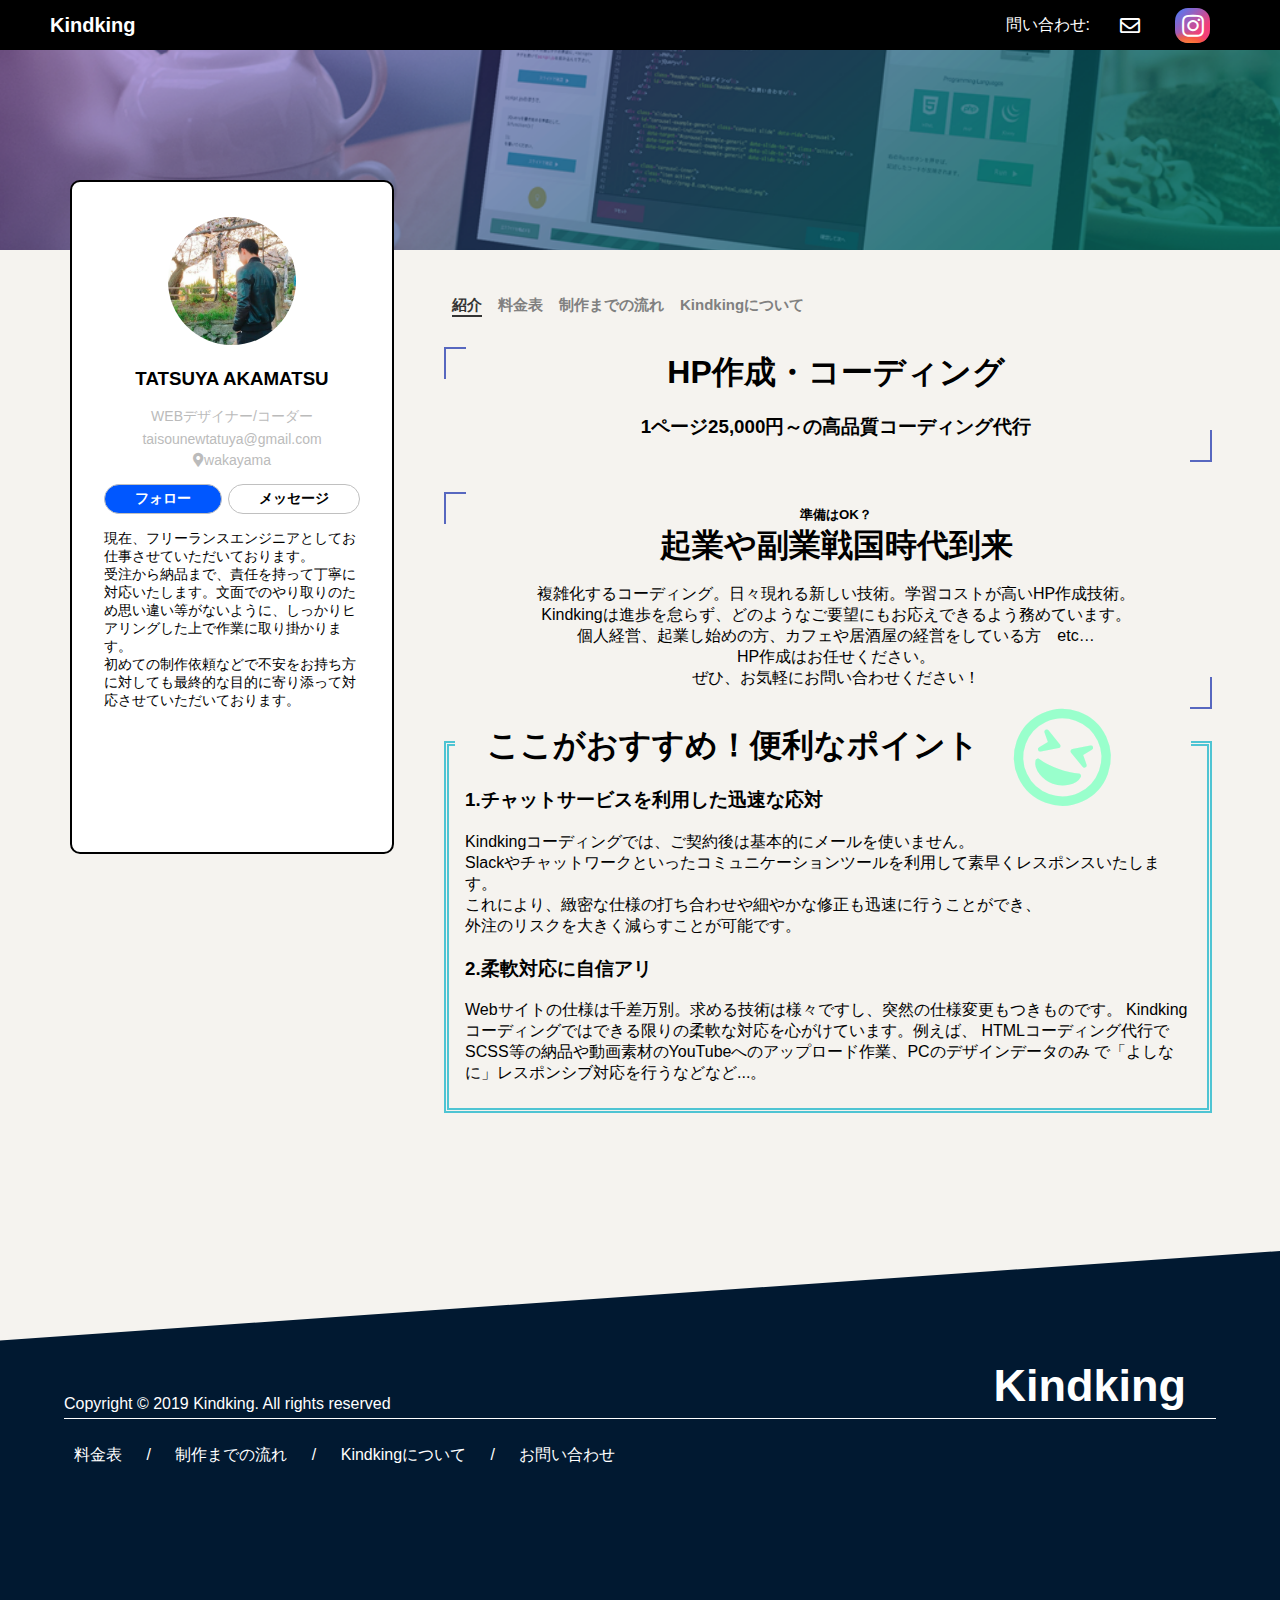
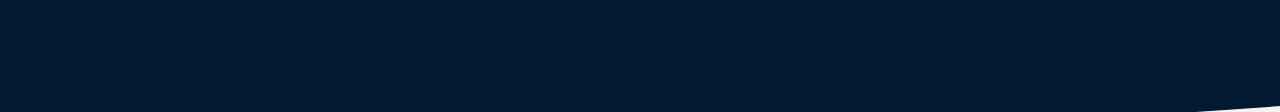
<file: index.html>
<!DOCTYPE html>
<html lang="jp" dir="ltr">
  <head>
    <meta charset="utf-8">
    <title>HP作成屋（関西）</title>
    <meta name="viewport" content="width=device-width,initial-scale=1.0,minimum-scale=1.0">
    <link rel="stylesheet" href="styles.css">
    <link href="https://use.fontawesome.com/releases/v5.6.1/css/all.css" rel="stylesheet">

  </head>
  <body>
    <header>
      <a href="https://www.instagram.com/tttttttadgjm/?hl=ja" class="insta_btn" target=”_blank>
        <span class="insta">
          <i class="fab fa-instagram"></i>
        </span>
     </a>
      <a href="mailto:taisounewtatuya@gmail.com" class="mail-btn">
      <span class="mail"><i class="far fa-envelope"></i></span>
      </a>
      <span class="apo">問い合わせ:</span>
      <h4>Kindking</h4>
    </header>
    <section class="top">
    </section>
    <div class="display">

    <section class="profile">
      <img src="casatle.jpg" alt="自分の写真">
      <h3>TATSUYA AKAMATSU</h3>
      <p>WEBデザイナー/コーダー</p>
      <a href="mailto:taisounewtatuya@gmail.com">
      <p>taisounewtatuya@gmail.com</p>
      </a>
      <p></p>
      <p><i class="fas fa-map-marker-alt"></i>wakayama</p>
      <div class="pr-btn">
        <ul>
          <li class="blue"><a href="https://www.instagram.com/tttttttadgjm/?hl=ja" target=”_blank>フォロー</a></li>
          <li class="white"><a href="mailto:taisounewtatuya@gmail.com">メッセージ</a></li>
        </ul>
      </div>
      <div class="PR">
        <p>現在、フリーランスエンジニアとしてお仕事させていただいております。<br>受注から納品まで、責任を持って丁寧に対応いたします。文面でのやり取りのため思い違い等がないように、しっかりヒアリングした上で作業に取り掛かります。<br>初めての制作依頼などで不安をお持ち方に対しても最終的な目的に寄り添って対応させていただいております。</p>

      </div>
    </section>
    <section class="Contents">
      <div class="Contents-top">
        <ul>
          <a href="index.html">
          <li>紹介</li>
          </a>
          <a href="Fee.html">
          <li>料金表</li>
          </a>
          <a href="Production.html">
          <li>制作までの流れ</li>
          </a>
          <a href="Question.html">
          <li>Kindkingについて</li>
          </a>
        </ul>

      </div>
      <div class="top1">
        <h1>HP作成・コーディング</h1>
        <h3>1ページ25,000円～の高品質コーディング代行</h3>
      </div>
      <div class="top1">
        <h5>準備はOK？</h5>
        <h1>起業や副業戦国時代到来</h1>
        <p>複雑化するコーディング。日々現れる新しい技術。学習コストが高いHP作成技術。
<br>Kindkingは進歩を怠らず、どのようなご要望にもお応えできるよう務めています。
<br>個人経営、起業し始めの方、カフェや居酒屋の経営をしている方　etc…
<br>HP作成はお任せください。
<br>ぜひ、お気軽にお問い合わせください！</p>
      </div>
      <div class="top2">
        <h1>　ここがおすすめ！<span>便利なポイント</span></h1>
        <div class="smail">
          <i class="far fa-grin-squint"></i>

        </div>
        <h3>1.チャットサービスを利用した迅速な応対</h3>
        <p>Kindkingコーディングでは、ご契約後は基本的にメールを使いません。
<br>Slackやチャットワークといったコミュニケーションツールを利用して素早くレスポンスいたします。
<br>これにより、緻密な仕様の打ち合わせや細やかな修正も迅速に行うことができ、
<br>外注のリスクを大きく減らすことが可能です。</p>
       <h3>2.柔軟対応に自信アリ</h3>
       <p>Webサイトの仕様は千差万別。求める技術は様々ですし、突然の仕様変更もつきものです。
Kindkingコーディングではできる限りの柔軟な対応を心がけています。例えば、
HTMLコーディング代行でSCSS等の納品や動画素材のYouTubeへのアップロード作業、PCのデザインデータのみ
で「よしなに」レスポンシブ対応を行うなどなど...。</p>


      </div>

    <!-- レスポンシブルの時のみ表示 -->
    <section class="resuponsibu">
      <img src="casatle.jpg" alt="自分の写真">
      <h3>TATSUYA AKAMATSU</h3>
      <p>WEBデザイナー/コーダー</p>
      <a href="mailto:taisounewtatuya@gmail.com">
      <p>taisounewtatuya@gmail.com</p>
      </a>
      <p></p>
      <p><i class="fas fa-map-marker-alt"></i>wakayama</p>
      <div class="resuponsibu1">
        <ul>
          <li class="blue"><a href="https://www.instagram.com/tttttttadgjm/?hl=ja" target=”_blank>フォロー</a></li>
          <li class="white"><a href="mailto:taisounewtatuya@gmail.com">メッセージ</a></li>
        </ul>
      </div>
      <div class="PR">
        <p>現在、フリーランスエンジニアとしてお仕事させていただいております。<br>受注から納品まで、責任を持って丁寧に対応いたします。文面でのやり取りのため思い違い等がないように、しっかりヒアリングした上で作業に取り掛かります。<br>初めての制作依頼などで不安をお持ち方に対しても最終的な目的に寄り添って対応させていただいております。</p>

      </div>
    </section>
  </section>
      </div>
      <section class="footer">
        <div class="contents_inner">
          <h1>Kindking</h1>
          <p>Copyright © 2019 Kindking. All rights reserved</p>
          <ul>
            <a href="Fee.html">
            <li>料金表</li>
            </a>
            <li>/</li>
            <a href="Production.html">
            <li>制作までの流れ</li>
            </a>
            <li>/</li>
            <a href="Question.html">
            <li>Kindkingについて</li>
            </a>
            <li>/</li>
            <a href="mailto:taisounewtatuya@gmail.com">
            <li>お問い合わせ</li>
            </a>
          </ul>
        </div>
    </section>
  </body>
</html>
</file>
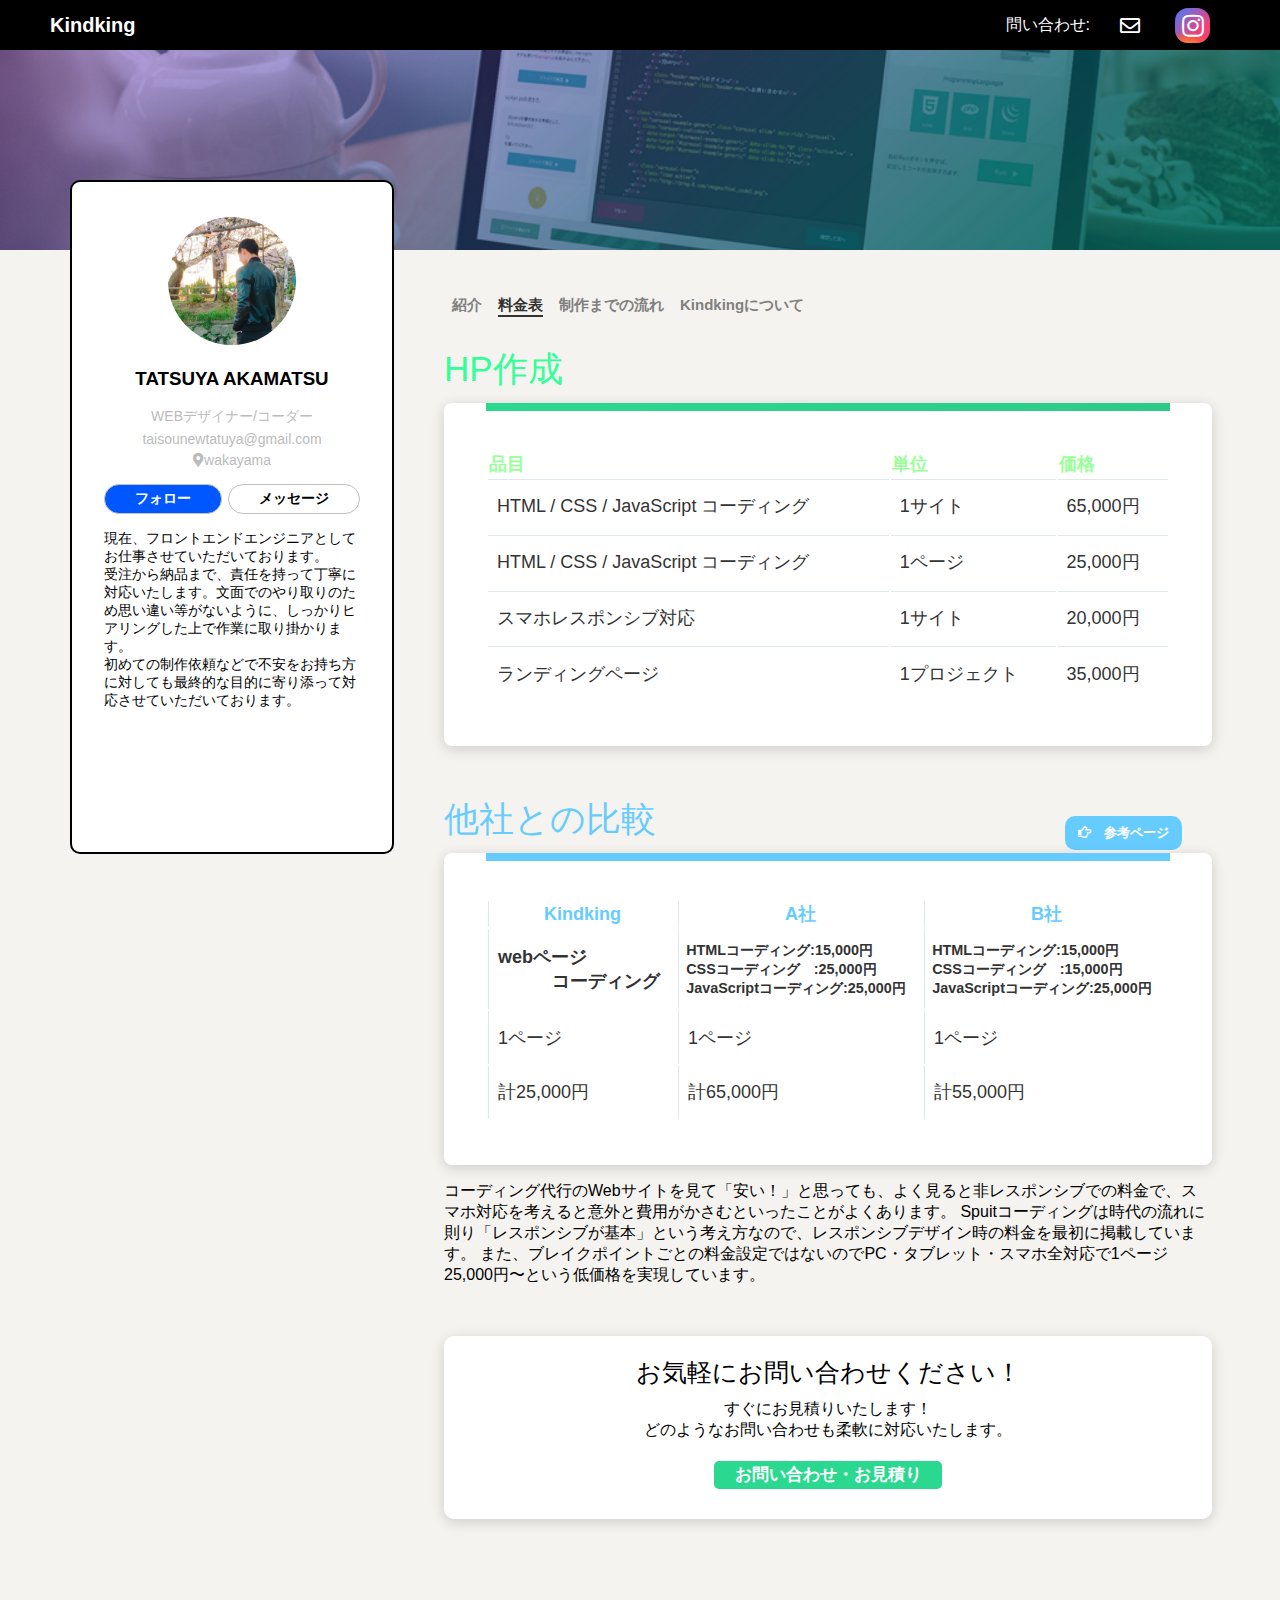
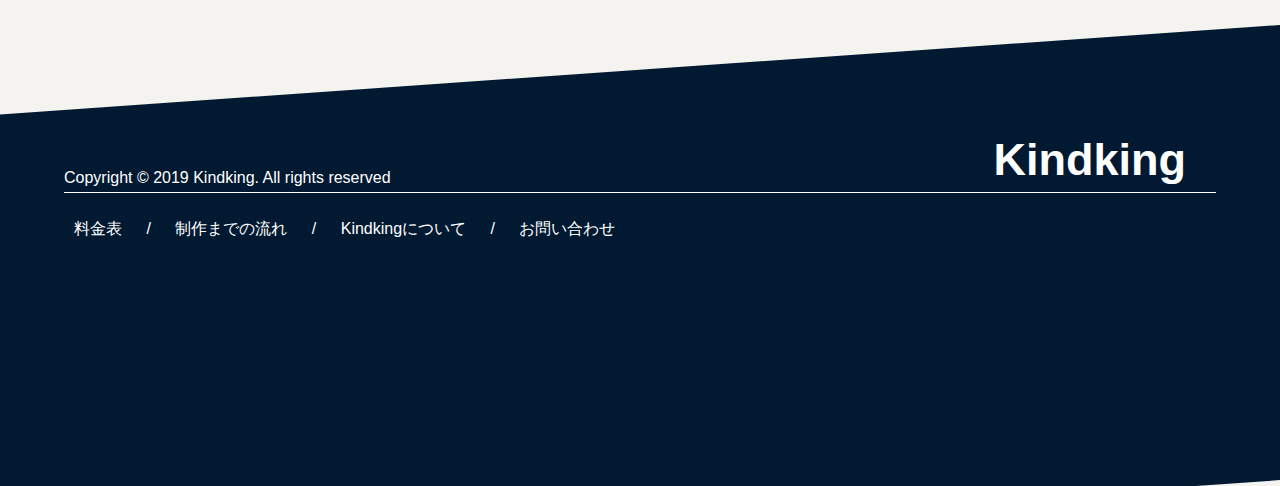
<file: Fee.html>
<!DOCTYPE html>
<html lang="jp" dir="ltr">
  <head>
    <meta charset="utf-8">
    <title>HP作成屋（関西）</title>
    <meta name="viewport" content="width=device-width,initial-scale=1.0,minimum-scale=1.0">
    <link rel="stylesheet" href="stylessheet.css">
    <link href="https://use.fontawesome.com/releases/v5.6.1/css/all.css" rel="stylesheet">

  </head>
  <body>
    <header>
      <a href="https://www.instagram.com/tttttttadgjm/?hl=ja" class="insta_btn" target=”_blank>
        <span class="insta">
          <i class="fab fa-instagram"></i>
        </span>
     </a>
      <a href="mailto:taisounewtatuya@gmail.com" class="mail-btn">
      <span class="mail"><i class="far fa-envelope"></i></span>
      </a>
      <span class="apo">問い合わせ:</span>
      <h4>Kindking</h4>
    </header>
    <section class="top">
    </section>
    <div class="display">

    <section class="profile">
      <img src="casatle.jpg" alt="自分の写真">
      <h3>TATSUYA AKAMATSU</h3>
      <p>WEBデザイナー/コーダー</p>
      <a href="mailto:taisounewtatuya@gmail.com">
      <p>taisounewtatuya@gmail.com</p>
      </a>
      <p></p>
      <p><i class="fas fa-map-marker-alt"></i>wakayama</p>
      <div class="pr-btn">
        <ul>
          <li class="blue"><a href="https://www.instagram.com/tttttttadgjm/?hl=ja" target=”_blank>フォロー</a></li>
          <li class="white"><a href="mailto:taisounewtatuya@gmail.com">メッセージ</a></li>
        </ul>
      </div>
      <div class="PR">
        <p>現在、フロントエンドエンジニアとしてお仕事させていただいております。<br>受注から納品まで、責任を持って丁寧に対応いたします。文面でのやり取りのため思い違い等がないように、しっかりヒアリングした上で作業に取り掛かります。<br>初めての制作依頼などで不安をお持ち方に対しても最終的な目的に寄り添って対応させていただいております。</p>

      </div>


    </section>
    <section class="Contents">
      <div class="Contents-top">
        <ul>
          <a href="index.html">
          <li>紹介</li>
          </a>
          <a href="Fee.html">
          <li>料金表</li>
          </a>
          <a href="Production.html">
          <li>制作までの流れ</li>
          </a>
          <a href="Question.html">
          <li>Kindkingについて</li>
          </a>
        </ul>

      </div>
  <!-- 料金表 -->
      <div class="monney">
        <h2>HP作成</h2>
          <table class="table">
              <tbody>
                <tr>
                  <th>品目</th>
                  <th>単位</th>
                  <th>価格</th>
                </tr>
                <tr>
                  <td>HTML / CSS / JavaScript コーディング</td>
                  <td>1サイト</td>
                  <td>65,000円</td>
                </tr>
                <tr>
                  <td>HTML / CSS / JavaScript コーディング</td>
                  <td>1ページ</td>
                  <td>25,000円</td>
                </tr>
                <tr>
                  <td>スマホレスポンシブ対応</td>
                  <td>1サイト</td>
                  <td>20,000円</td>
                </tr>
                <tr>
                  <td>ランディングページ</td>
                  <td class="tate">1プロジェクト</td>
                  <td>35,000円</td>
                </tr>
              </tbody>
          </table>

      </div>
      <!-- 他社と比較 -->
      <div class="Comparison">
        <a href="https://www.lab-ry-works.com/blog/?p=243"  target="_blank">
        <h5><i class="far fa-hand-point-right"></i>　参考ページ</h5>
        </a>
        <h2>他社との比較</h2>
        <table class="table2">
            <tbody>
              <tr>
                <th>Kindking</th>
                <th>A社</th>
                <th>B社</th>
              </tr>
              <tr>
                <td class="big"> webページ<br>　　　コーディング</td>
                <td class="small">HTMLコーディング:15,000円<br>CSSコーディング　:25,000円<br>JavaScriptコーディング:25,000円</td>
                <td class="small">HTMLコーディング:15,000円<br>CSSコーディング　:15,000円<br>JavaScriptコーディング:25,000円</td>
              </tr>
              <tr>
                <td>1ページ</td>
                <td>1ページ</td>
                <td>1ページ</td>
              </tr>
              <tr>
                <td>計25,000円</td>
                <td>計65,000円</td>
                <td>計55,000円</td>
              </tr>
            </tbody>
        </table>
       <p>コーディング代行のWebサイトを見て「安い！」と思っても、よく見ると非レスポンシブでの料金で、スマホ対応を考えると意外と費用がかさむといったことがよくあります。
Spuitコーディングは時代の流れに則り「レスポンシブが基本」という考え方なので、レスポンシブデザイン時の料金を最初に掲載しています。
また、ブレイクポイントごとの料金設定ではないのでPC・タブレット・スマホ全対応で1ページ25,000円〜という低価格を実現しています。</p>
      </div>
      <!-- 問い合わせ -->
      <div class="Inquiry">
        <h2>お気軽にお問い合わせください！</h2>
        <p>すぐにお見積りいたします！</p>
        <p>どのようなお問い合わせも柔軟に対応いたします。</p>
        <a href="mailto:taisounewtatuya@gmail.com">
          <h5>お問い合わせ・お見積り</h5>
        </a>
      </div>
    </section>
      </div>
      <section class="footer">
        <div class="contents_inner">
          <h1>Kindking</h1>
          <p>Copyright © 2019 Kindking. All rights reserved</p>
          <ul>
            <a href="Fee.html">
            <li>料金表</li>
            </a>
            <li>/</li>
            <a href="Production.html">
            <li>制作までの流れ</li>
            </a>
            <li>/</li>
            <a href="Question.html">
            <li>Kindkingについて</li>
            </a>
            <li>/</li>
            <a href="mailto:taisounewtatuya@gmail.com">
            <li>お問い合わせ</li>
            </a>
          </ul>
        </div>
    </section>
  </body>
</html>
</file>
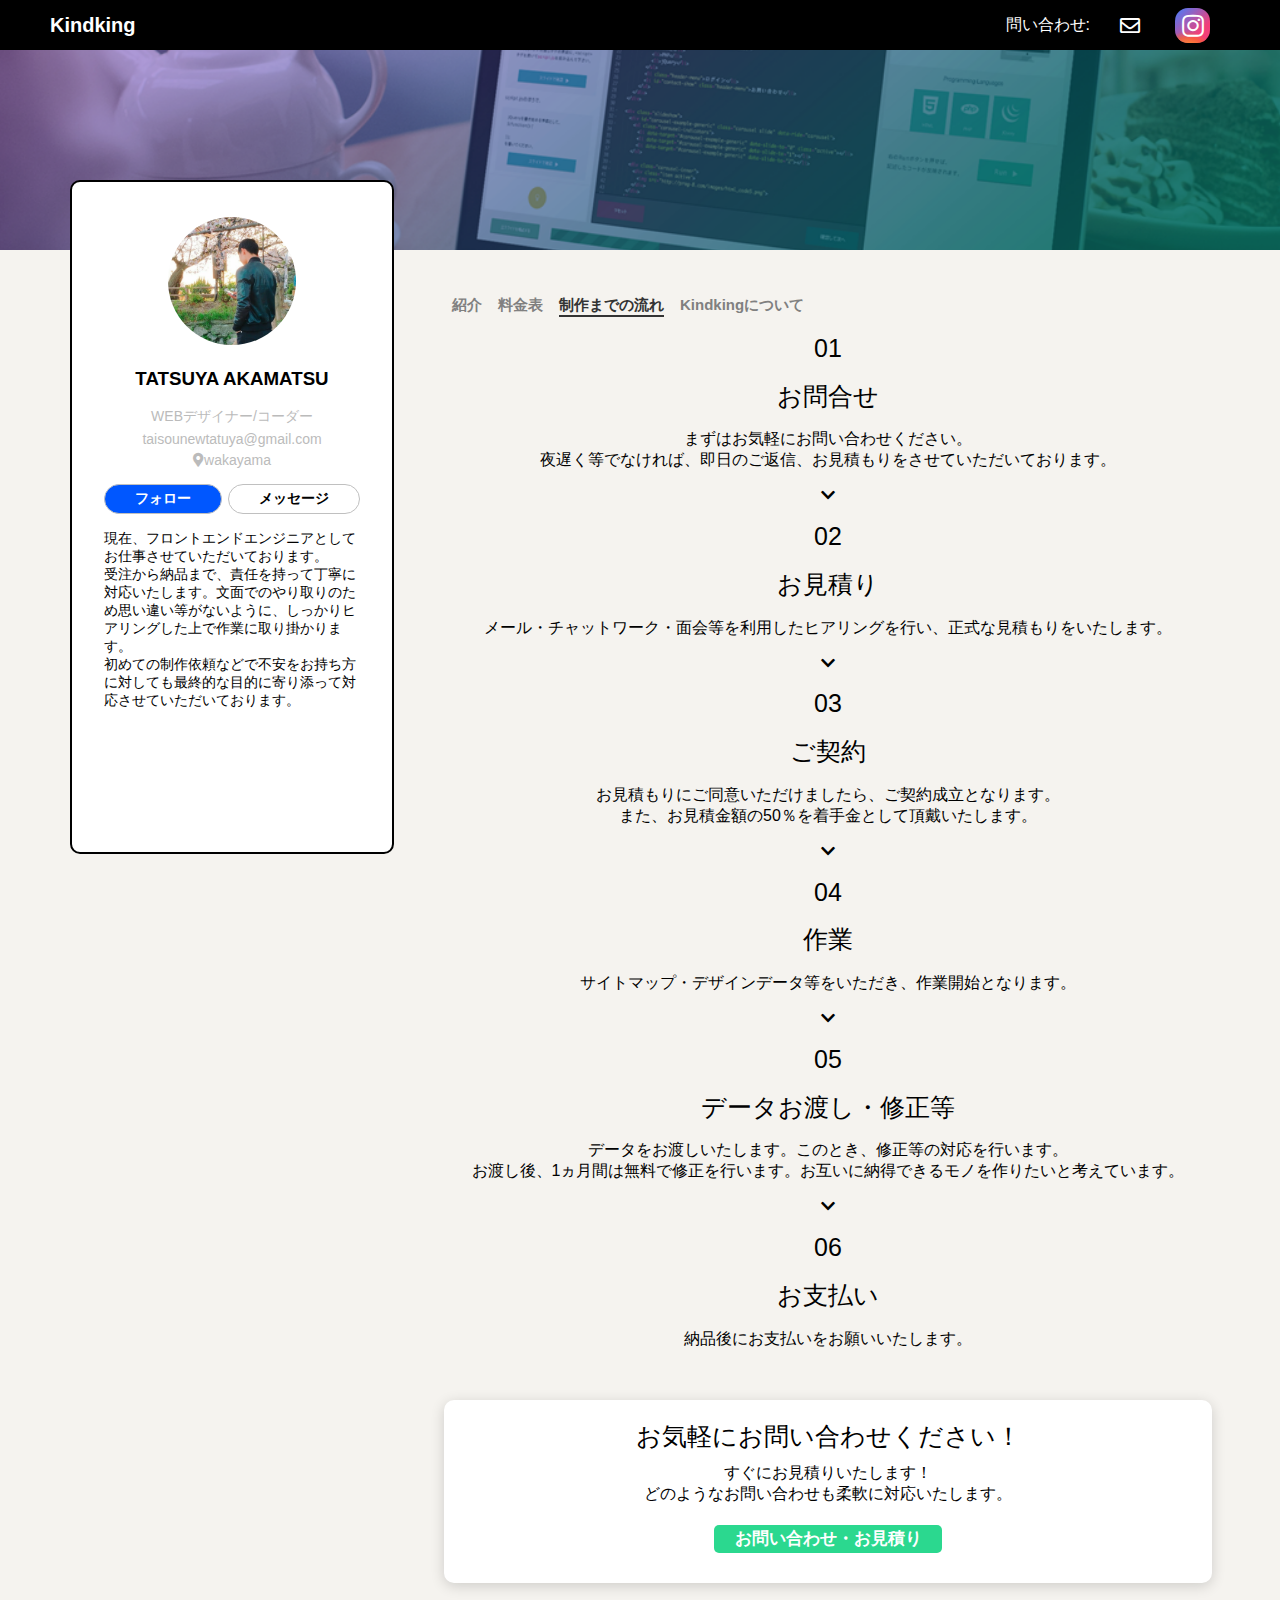
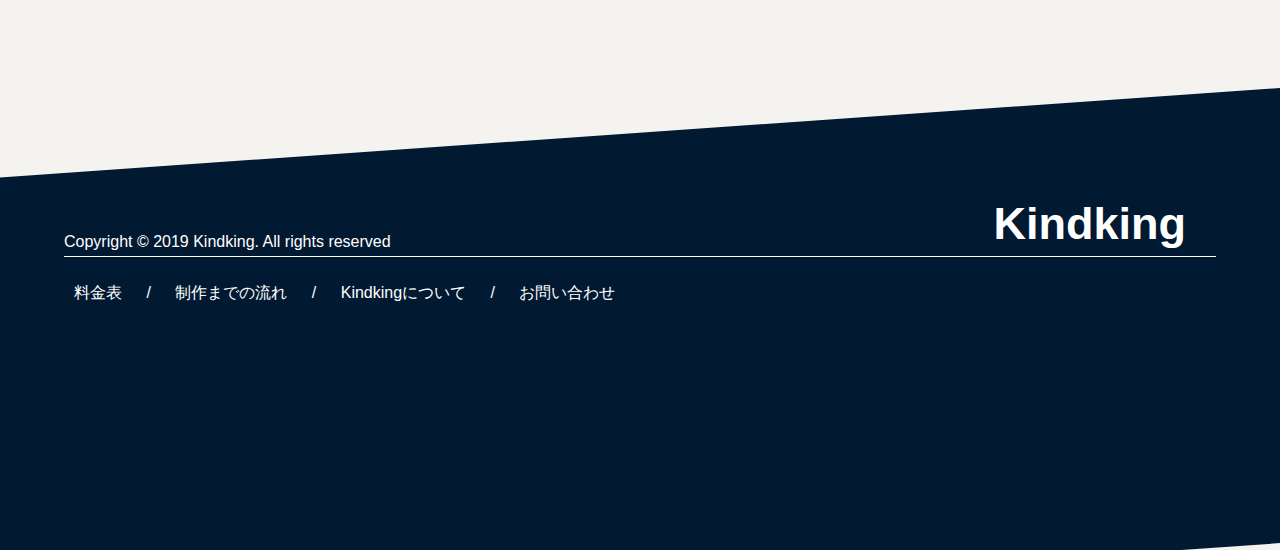
<file: Production.html>
<!DOCTYPE html>
<html lang="jp" dir="ltr">
  <head>
    <meta charset="utf-8">
    <title>HP作成屋（関西）</title>
    <meta name="viewport" content="width=device-width,initial-scale=1.0,minimum-scale=1.0">
    <link rel="stylesheet" href="stylessheets.css">
    <link href="https://use.fontawesome.com/releases/v5.6.1/css/all.css" rel="stylesheet">

  </head>
  <body>
    <header>
      <a href="https://www.instagram.com/tttttttadgjm/?hl=ja" class="insta_btn" target=”_blank>
        <span class="insta">
          <i class="fab fa-instagram"></i>
        </span>
     </a>
      <a href="mailto:taisounewtatuya@gmail.com" class="mail-btn">
      <span class="mail"><i class="far fa-envelope"></i></span>
      </a>
      <span class="apo">問い合わせ:</span>
      <h4>Kindking</h4>
    </header>
    <section class="top">
    </section>
    <div class="display">

    <section class="profile">
      <img src="casatle.jpg" alt="自分の写真">
      <h3>TATSUYA AKAMATSU</h3>
      <p>WEBデザイナー/コーダー</p>
      <a href="mailto:taisounewtatuya@gmail.com">
      <p>taisounewtatuya@gmail.com</p>
      </a>
      <p></p>
      <p><i class="fas fa-map-marker-alt"></i>wakayama</p>
      <div class="pr-btn">
        <ul>
          <li class="blue"><a href="https://www.instagram.com/tttttttadgjm/?hl=ja" target=”_blank>フォロー</a></li>
          <li class="white"><a href="mailto:taisounewtatuya@gmail.com">メッセージ</a></li>
        </ul>
      </div>
      <div class="PR">
        <p>現在、フロントエンドエンジニアとしてお仕事させていただいております。<br>受注から納品まで、責任を持って丁寧に対応いたします。文面でのやり取りのため思い違い等がないように、しっかりヒアリングした上で作業に取り掛かります。<br>初めての制作依頼などで不安をお持ち方に対しても最終的な目的に寄り添って対応させていただいております。</p>

      </div>


    </section>
    <section class="Contents">
      <div class="Contents-top">
        <ul>
          <a href="index.html">
          <li>紹介</li>
          </a>
          <a href="Fee.html">
          <li>料金表</li>
          </a>
          <a href="Production.html">
          <li>制作までの流れ</li>
          </a>
          <a href="Question.html">
          <li>Kindkingについて</li>
          </a>
        </ul>

      </div>
      <!-- 制作の流れ -->
      <div class="flow">
        <h1>01</h1>
        <h1>お問合せ</h1>
        <p>まずはお気軽にお問い合わせください。<br>夜遅く等でなければ、即日のご返信、お見積もりをさせていただいております。</p>
        <i class="fas fa-chevron-down"></i>
        <h1>02</h1>
        <h1>お見積り</h1>
        <p>メール・チャットワーク・面会等を利用したヒアリングを行い、正式な見積もりをいたします。</p>
        <i class="fas fa-chevron-down"></i>
        <h1>03</h1>
        <h1>ご契約</h1>
        <p>お見積もりにご同意いただけましたら、ご契約成立となります。<br>また、お見積金額の50％を着手金として頂戴いたします。</p>
        <i class="fas fa-chevron-down"></i>
      <h1>04</h1>
      <h1>作業</h1>
      <p>サイトマップ・デザインデータ等をいただき、作業開始となります。</p>
      <i class="fas fa-chevron-down"></i>
      <h1>05</h1>
      <h1>データお渡し・修正等</h1>
      <p>データをお渡しいたします。このとき、修正等の対応を行います。<br>お渡し後、1ヵ月間は無料で修正を行います。お互いに納得できるモノを作りたいと考えています。</p>
      <i class="fas fa-chevron-down"></i>
      <h1>06</h1>
      <h1>お支払い</h1>
      <p>納品後にお支払いをお願いいたします。</p>
    </div>
    <!-- お問合せ -->
    <div class="Inquiry">
      <h2>お気軽にお問い合わせください！</h2>
      <p>すぐにお見積りいたします！</p>
      <p>どのようなお問い合わせも柔軟に対応いたします。</p>
      <a href="mailto:taisounewtatuya@gmail.com">
        <h5>お問い合わせ・お見積り</h5>
      </a>
    </div>
    </section>
      </div>
      <section class="footer">
        <div class="contents_inner">
          <h1>Kindking</h1>
          <p>Copyright © 2019 Kindking. All rights reserved</p>
          <ul>
            <a href="Fee.html">
            <li>料金表</li>
            </a>
            <li>/</li>
            <a href="Production.html">
            <li>制作までの流れ</li>
            </a>
            <li>/</li>
            <a href="Question.html">
            <li>Kindkingについて</li>
            </a>
            <li>/</li>
            <a href="mailto:taisounewtatuya@gmail.com">
            <li>お問い合わせ</li>
            </a>
          </ul>
        </div>
    </section>
  </body>
</html>
</file>
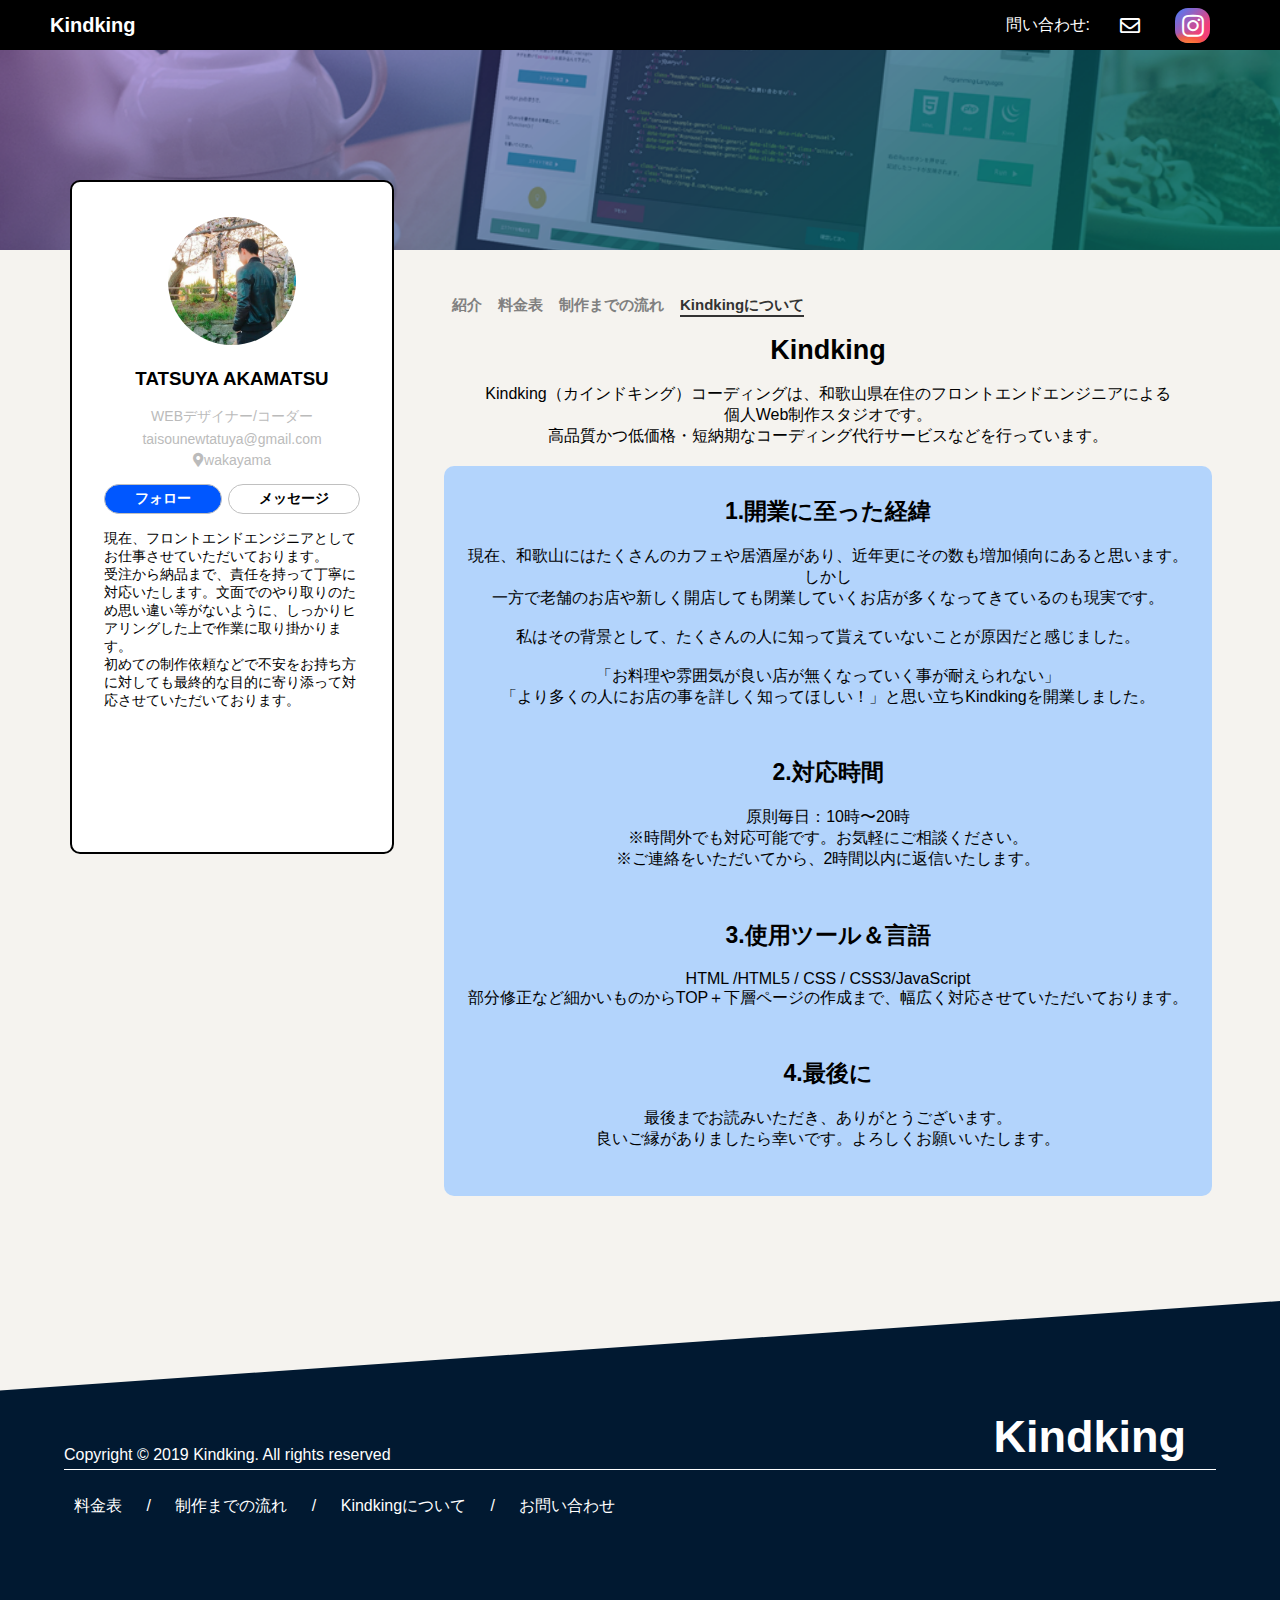
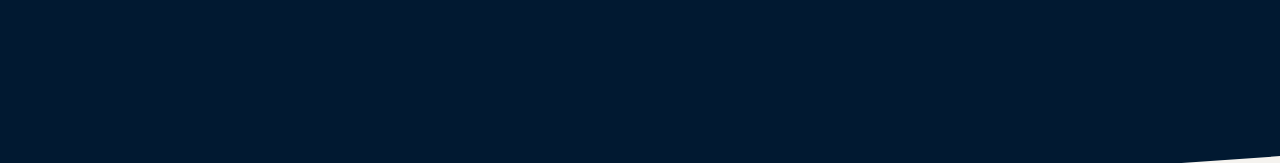
<file: Question.html>
<!DOCTYPE html>
<html lang="jp" dir="ltr">
  <head>
    <meta charset="utf-8">
    <title>HP作成屋（関西）</title>
    <meta name="viewport" content="width=device-width,initial-scale=1.0,minimum-scale=1.0">
    <link rel="stylesheet" href="styless.css">
    <link href="https://use.fontawesome.com/releases/v5.6.1/css/all.css" rel="stylesheet">

  </head>
  <body>
    <header>
      <a href="https://www.instagram.com/tttttttadgjm/?hl=ja" class="insta_btn" target=”_blank>
        <span class="insta">
          <i class="fab fa-instagram"></i>
        </span>
     </a>
      <a href="mailto:taisounewtatuya@gmail.com" class="mail-btn">
      <span class="mail"><i class="far fa-envelope"></i></span>
      </a>
      <span class="apo">問い合わせ:</span>
      <h4>Kindking</h4>
    </header>
    <section class="top">
    </section>
    <div class="display">

    <section class="profile">
      <img src="casatle.jpg" alt="自分の写真">
      <h3>TATSUYA AKAMATSU</h3>
      <p>WEBデザイナー/コーダー</p>
      <a href="mailto:taisounewtatuya@gmail.com">
      <p>taisounewtatuya@gmail.com</p>
      </a>
      <p></p>
      <p><i class="fas fa-map-marker-alt"></i>wakayama</p>
      <div class="pr-btn">
        <ul>
          <li class="blue"><a href="https://www.instagram.com/tttttttadgjm/?hl=ja" target=”_blank>フォロー</a></li>
          <li class="white"><a href="mailto:taisounewtatuya@gmail.com">メッセージ</a></li>
        </ul>
      </div>
      <div class="PR">
        <p>現在、フロントエンドエンジニアとしてお仕事させていただいております。<br>受注から納品まで、責任を持って丁寧に対応いたします。文面でのやり取りのため思い違い等がないように、しっかりヒアリングした上で作業に取り掛かります。<br>初めての制作依頼などで不安をお持ち方に対しても最終的な目的に寄り添って対応させていただいております。</p>

      </div>


    </section>
    <section class="Contents">
      <div class="Contents-top">
        <ul>
          <a href="index.html">
          <li>紹介</li>
          </a>
          <a href="Fee.html">
          <li>料金表</li>
          </a>
          <a href="Production.html">
          <li>制作までの流れ</li>
          </a>
          <a href="Question.html">
          <li>Kindkingについて</li>
          </a>
        </ul>
      </div>
      <!-- 説明 -->
      <div class="about">
        <h1>Kindking</h1>
        <p>Kindking（カインドキング）コーディングは、<span>和歌山県在住のフロントエンドエンジニアによる<br>個人Web制作スタジオです。</span><br>高品質かつ低価格・短納期なコーディング代行サービスなどを行っています。</p>
        <div class="about-content">
        <h2>1.開業に至った経緯</h2>
        <p>現在、和歌山にはたくさんのカフェや居酒屋があり、近年更にその数も増加傾向にあると思います。
        <br>しかし<br>一方で老舗のお店や新しく開店しても閉業していくお店が多くなってきているのも現実です。
        <br>
        <br>私はその背景として、たくさんの人に知って貰えていないことが原因だと感じました。
        <br>
        <br>「お料理や雰囲気が良い店が無くなっていく事が耐えられない」<br>「より多くの人にお店の事を詳しく知ってほしい！」と思い立ちKindkingを開業しました。
        </p>
        <h2>2.対応時間</h2>
        <p>原則毎日：10時〜20時
          <br>※時間外でも対応可能です。お気軽にご相談ください。
          <br>※ご連絡をいただいてから、2時間以内に返信いたします。
        </p>
        <h2>3.使用ツール＆言語</h2>
        <p>HTML /HTML5 / CSS / CSS3/JavaScript
        <br>部分修正など細かいものからTOP＋下層ページの作成まで、幅広く対応させていただいております。
        </p>
        <h2>4.最後に</h2>
        <p>最後までお読みいただき、ありがとうございます。
           <br>良いご縁がありましたら幸いです。よろしくお願いいたします。</p>
      </div>
      </div>
    </section>
      </div>
      <section class="footer">
        <div class="contents_inner">
          <h1>Kindking</h1>
          <p>Copyright © 2019 Kindking. All rights reserved</p>
          <ul>
            <a href="Fee.html">
            <li>料金表</li>
            </a>
            <li>/</li>
            <a href="Production.html">
            <li>制作までの流れ</li>
            </a>
            <li>/</li>
            <a href="Question.html">
            <li>Kindkingについて</li>
            </a>
            <li>/</li>
            <a href="mailto:taisounewtatuya@gmail.com">
            <li>お問い合わせ</li>
            </a>
          </ul>
        </div>
    </section>
  </body>
</html>
</file>
<file: styles.css>
body {
  margin: 0;
  background: #f5f3ef;
  font-family: 'Avenir','Helvetica Neue','Helvetica','Arial','Hiragino Sans','ヒラギノ角ゴシック',YuGothic,'Yu Gothic','メイリオ', Meiryo,'ＭＳ Ｐゴシック','MS PGothic';
  box-sizing: border-box;
 }

header{
  width: 100%;
  height: 50px;
  background-color: #000000;
  position:fixed;
  z-index:1;
}
header h4{
  color: #fff;
  margin: 0px;
  padding-left: 50px;
  line-height:50px;
  font-size: 20px;
}
/* メール */
.mail-btn{
  display: inline-block;
  color: #fff;
  float: right;
  padding-right: 20px;
}
.mail-btn .mail{
  position: relative;/*相対配置*/
  display: inline-block;
  top: 8px;
  width: 35px;/*幅*/
  height: 35px;/*高さ*/
}
.mail-btn .fa-envelope {/*アイコン*/
  color: #FFF;/*白に*/
  position: relative;/*z-indexを使うため*/
  z-index: 2;/*グラデーションより前に*/
  font-size: 20px;/*アイコンサイズ*/
  line-height: 35px;/*高さと合わせる*/
}
/* インスタ */
.insta_btn {
  display: inline-block;
  text-align: center;/*中央揃え*/
  /* color: #2e6ca5;/*文字色*/ */
  /* font-size: 20px;/*文字サイズ*/ */
  text-decoration: none;/*下線消す*/
  float: right;
  padding-right: 70px;
}

.insta_btn:hover {/*ホバー時*/
  color:#668ad8;/*文字色*/
  transition: .5s;/*ゆっくり変化*/
}

.insta_btn .insta{/*アイコンの背景*/
  position: relative;/*相対配置*/
  display: inline-block;
  top: 8px;
  width: 35px;/*幅*/
  height: 35px;/*高さ*/
  background: -webkit-linear-gradient(135deg, #427eff 0%, #f13f79 70%) no-repeat;
  background: linear-gradient(135deg, #427eff 0%, #f13f79 70%) no-repeat;/*グラデーション①*/
  overflow: hidden;/*はみ出た部分を隠す*/
  border-radius: 13px;/*角丸に*/


}

.insta_btn .insta:before{/*グラデーションを重ねるため*/
  content: '';
  position: absolute;/*絶対配置*/
  top: 23px;/*ずらす*/
  left: -18px;/*ずらす*/
  width: 60px;/*グラデーションカバーの幅*/
  height: 60px;/*グラデーションカバーの高さ*/
  background: -webkit-radial-gradient(#ffdb2c 10%, rgba(255, 105, 34, 0.65) 55%, rgba(255, 88, 96, 0) 70%);
  background: radial-gradient(#ffdb2c 10%, rgba(255, 105, 34, 0.65) 55%, rgba(255, 88, 96, 0) 70%);/*グラデーション②*/
}

.insta_btn .fa-instagram {/*アイコン*/
  color: #FFF;/*白に*/
  position: relative;/*z-indexを使うため*/
  z-index: 2;/*グラデーションより前に*/
  font-size: 25px;/*アイコンサイズ*/
  line-height: 35px;/*高さと合わせる*/
}
/* 問い合わせ */
.apo{
  float: right;
  color: #fff;
  padding-right: 30px;
  line-height: 50px;
}
/* トップ画像 */
.top{
  width: 100%;
  height: 200px;
  background-image: url("top 2.png");
  background-size:cover;
  padding-bottom: 50px;
}
/* profile */
.profile{
  width: 25%;
  height: 670px;
  border: 2px solid #000000;
  border-radius:10px;
  margin: -70px 0px 0px 70px;
  text-align: center;
  background-color: #fff;
}
.profile img{
  margin-top: 35px;
  width: 40%;
  border-radius:50%;
}
.profile p{
  margin: 5px 0px;
  color: #BBBBBB;
  font-size: 14px;
}
.profile a{
  text-decoration: none;
}
.pr-btn{
  margin: 10px 0px;
  width: 80%;
  margin: 0 auto;
}
.pr-btn ul{
  list-style: none;
  display: flex;
  /* flex-direction：row; */
  justify-content:space-between;
  padding-left: 0px;
}
.pr-btn li{
  border-radius:20px;
  padding: 5px 30px;
  border: 1px solid #C0C0C0;
  cursor: pointer;
  font-size: 14px;
 font-weight: 600;
}
.blue {
  background-color: #0057ff;
  color: #fff;
}
.blue a{
  color: #fff;
}
.white a{
  color: #000000;
}
.PR {
  text-align:left;
  margin:0 auto;
  width: 80%;
}
.PR p{
  color:#000000;

}
.display{
  display: flex;
  flex-direction：row;
}
.Contents{
margin:30px 0px 0px 50px;
width: 60%;

}
.Contents-top ul{
  padding:0px;
  list-style: none;
  display: flex;
  flex-direction：row;
}

.Contents-top a{
  /* margin-right: 20px; */
  display: inline-block;
  font-size: 15px;
  font-weight: 700;
  margin: 0 8px;
  color:	#808080;
  text-decoration: none;
}
.Contents-top a:first-child{
  border-bottom: 2px solid #333;
  color: #333;
}
.top1 {
  text-align: center;
  margin-top: 30px;
  position: relative;
  padding:0.25em 0em 0.25em 1em;
}
.top1:before,.top1:after{
    content:'';
    width: 20px;
    height: 30px;
    position: absolute;
    display: inline-block;
}
.top1:before{
    border-left: solid 2px #5767bf;
    border-top: solid 2px #5767bf;
    top:0;
    left: 0;
}
.top1:after{
    border-right: solid 2px #5767bf;
    border-bottom: solid 2px #5767bf;
    bottom:0;
    right: 0;
}
.top1 h1{
  margin:0px;
}

.top1 h5{
  margin-top: 10px;
  margin-bottom: 0px;
}
.fa-grin-squint{
  float: right;
  font-size: 100px;
  margin: -60px 80px 0 0;
  color: #99FFCC;
  transform: rotate(20deg);  /* 2D(平面)で回転 */
}
.top2 {
    padding: 0.5em 1em;
    margin: 2em 0;
    border: double 5px #4ec4d3;
}
.top2 h1{
  margin:-30px 0 0 -10px;
  background-color:#f5f3ef;
}
/* footer */
.footer {
  position: relative;
  overflow: hidden;
  /* margin: 10% 0; */
  padding: 100px 0;
}

.contents_inner {
  box-sizing: boder-box;
  width: 100%;
  max-width:90%;
  height: 100%;
  margin: 0 auto;
  padding: 100px 10px 120px;
  color: #fff;
  /* text-align: center; */
}
.contents_inner ul{
  list-style: none;
  padding: 0px;
}
.contents_inner a{
  text-decoration: none;
  color: #fff;
}
.contents_inner li{
  margin: 10px 10px;
  display: inline-block;

}
.contents_inner li:hover{
  border-bottom:  1px solid #fff;
}
.footer:before {
  content: '';
  position: absolute;
  top: 0;
  left: 0;
  width: 200%;
  height: 80%;
  margin: 2% -10% 0;
  background: #011931;
  -webkit-transform-origin: right center;
  -ms-transform-origin: right center;
  transform-origin: right center;
  -webkit-transform: rotate(-4deg);
  -ms-transform: rotate(-4deg);
  transform: rotate(-4deg);
  z-index: -1;
}
.contents_inner h1{
  float:right;
  margin: 15px 30px 0 0;
  font-size: 45px;
}
.contents_inner p{
  margin-top: 50px;
  padding-bottom: 5px;
  border-bottom: 1px solid #fff;
}
.resuponsibu{
  display: none;
}
/* レスポンシブ対応 */
/* スマホ */
@media (max-width: 670px) {
  header h4{
    padding-left:20px;
  }
 .apo{
   display: none;
 }
 .insta_btn{
   padding:0px 10px;
 }
 .mail-btn{
   padding: 0px;
 }
 .profile{
   display: none;
 }
 .Contents{
   margin-right:10px;
   margin-left:10px;
   width: 100%;
 }
 .Contents-top a{
   margin-right: 0px;
 }
 .top2 h1{
   text-align:center;
 }
 .top2 h1 span{
   display: block;
 }
 .smail{
   display: none;
 }
 .resuponsibu{
   display:block;
 }
 /* .fa-grin-squint{
   text-indent:100%;
	 white-space:nowrap;
	 overflow:hidden;
 } */
 .Contents{
   width: 100%;
 }
 .resuponsibu{
   /* width: 100%; */
   height: 670px;
   border: 2px solid #000000;
   border-radius:10px;
   /* margin: -70px 0px 0px 70px; */
   text-align: center;
   background-color: #fff;
 }
 .resuponsibu img{
   margin-top: 35px;
   width: 40%;
   border-radius:50%;
 }
 .resuponsibu p{
   margin: 5px 0px;
   color: #BBBBBB;
   font-size: 14px;
 }
 .resuponsibu a{
   text-decoration: none;
 }
 .resuponsibu1{
   margin: 10px 0px;
   width: 80%;
   margin: 0 auto;
 }
 .resuponsibu1 ul{
   list-style: none;
   display: flex;
   /* flex-direction：row; */
   justify-content:space-between;
   padding-left: 0px;
 }
 .resuponsibu1 li{
   border-radius:20px;
   padding: 5px 30px;
   border: 1px solid #C0C0C0;
   cursor: pointer;
   font-size: 14px;
  font-weight: 600;
 }
 .blue {
   background-color: #0057ff;
   color: #fff;
 }
 .blue a{
   color: #fff;
 }
 .white a{
   color: #000000;
 }
 .PR {
   text-align:left;
   margin:0 auto;
   width: 80%;
 }
 .PR p{
   color:#000000;

 }
 .display{
   display: flex;
   flex-direction：row;
 }

}
</file>
<file: stylessheet.css>
body {
  margin: 0;
  background: #f5f3ef;
  font-family: 'Avenir','Helvetica Neue','Helvetica','Arial','Hiragino Sans','ヒラギノ角ゴシック',YuGothic,'Yu Gothic','メイリオ', Meiryo,'ＭＳ Ｐゴシック','MS PGothic';
  box-sizing: border-box;
 }

header{
  width: 100%;
  height: 50px;
  background-color: #000000;
  position:fixed;
  z-index:1;
}
header h4{
  color: #fff;
  margin: 0px;
  padding-left: 50px;
  line-height:50px;
  font-size: 20px;
}
/* メール */
.mail-btn{
  display: inline-block;
  color: #fff;
  float: right;
  padding-right: 20px;
}
.mail-btn .mail{
  position: relative;/*相対配置*/
  display: inline-block;
  top: 8px;
  width: 35px;/*幅*/
  height: 35px;/*高さ*/
}
.mail-btn .fa-envelope {/*アイコン*/
  color: #FFF;/*白に*/
  position: relative;/*z-indexを使うため*/
  z-index: 2;/*グラデーションより前に*/
  font-size: 20px;/*アイコンサイズ*/
  line-height: 35px;/*高さと合わせる*/
}
/* インスタ */
.insta_btn {
  display: inline-block;
  text-align: center;/*中央揃え*/
  /* color: #2e6ca5;/*文字色*/ */
  /* font-size: 20px;/*文字サイズ*/ */
  text-decoration: none;/*下線消す*/
  float: right;
  padding-right: 70px;
}

.insta_btn:hover {/*ホバー時*/
  color:#668ad8;/*文字色*/
  transition: .5s;/*ゆっくり変化*/
}

.insta_btn .insta{/*アイコンの背景*/
  position: relative;/*相対配置*/
  display: inline-block;
  top: 8px;
  width: 35px;/*幅*/
  height: 35px;/*高さ*/
  background: -webkit-linear-gradient(135deg, #427eff 0%, #f13f79 70%) no-repeat;
  background: linear-gradient(135deg, #427eff 0%, #f13f79 70%) no-repeat;/*グラデーション①*/
  overflow: hidden;/*はみ出た部分を隠す*/
  border-radius: 13px;/*角丸に*/


}

.insta_btn .insta:before{/*グラデーションを重ねるため*/
  content: '';
  position: absolute;/*絶対配置*/
  top: 23px;/*ずらす*/
  left: -18px;/*ずらす*/
  width: 60px;/*グラデーションカバーの幅*/
  height: 60px;/*グラデーションカバーの高さ*/
  background: -webkit-radial-gradient(#ffdb2c 10%, rgba(255, 105, 34, 0.65) 55%, rgba(255, 88, 96, 0) 70%);
  background: radial-gradient(#ffdb2c 10%, rgba(255, 105, 34, 0.65) 55%, rgba(255, 88, 96, 0) 70%);/*グラデーション②*/
}

.insta_btn .fa-instagram {/*アイコン*/
  color: #FFF;/*白に*/
  position: relative;/*z-indexを使うため*/
  z-index: 2;/*グラデーションより前に*/
  font-size: 25px;/*アイコンサイズ*/
  line-height: 35px;/*高さと合わせる*/
}
/* 問い合わせ */
.apo{
  float: right;
  color: #fff;
  padding-right: 30px;
  line-height: 50px;
}
/* トップ画像 */
.top{
  width: 100%;
  height: 200px;
  background-image: url("top 2.png");
  background-size:cover;
  padding-bottom: 50px;
}
/* profile */
.profile{
  width: 25%;
  height: 670px;
  border: 2px solid #000000;
  border-radius:10px;
  margin: -70px 0px 0px 70px;
  text-align: center;
  background-color: #fff;
}
.profile img{
  margin-top: 35px;
  width: 40%;
  border-radius:50%;
}
.profile p{
  margin: 5px 0px;
  color: #BBBBBB;
  font-size: 14px;
}
.profile a{
  text-decoration: none;
}
.pr-btn{
  margin: 10px 0px;
  width: 80%;
  margin: 0 auto;
}
.pr-btn ul{
  list-style: none;
  display: flex;
  /* flex-direction：row; */
  justify-content:space-between;
  padding-left: 0px;
}
.pr-btn li{
  border-radius:20px;
  padding: 5px 30px;
  border: 1px solid #C0C0C0;
  cursor: pointer;
  font-size: 14px;
 font-weight: 600;
}
.blue {
  background-color: #0057ff;
  color: #fff;
}
.blue a{
  color: #fff;
}
.white a{
  color: #000000;
}
.PR {
  text-align:left;
  margin:0 auto;
  width: 80%;
}
.PR p{
  color:#000000;

}
.display{
  display: flex;
  flex-direction：row;
}
.Contents{
margin:30px 0px 0px 50px;
width: 60%;

}
.Contents-top ul{
  padding:0px;
  list-style: none;
  display: flex;
  flex-direction：row;
}

.Contents-top a{
  /* margin-right: 20px; */
  display: inline-block;
  font-size: 15px;
  font-weight: 700;
  margin: 0 8px;
  color:	#808080;
  text-decoration: none;
}
.Contents-top a:nth-child(2){
  border-bottom: 2px solid #333;
  color: #333;
}
/* 料金表 */
.monney h2{
  color:#33FF99;
  font-size: 35px;
  font-weight: 200;
  margin-bottom:10px;
}
.table{
  width: 100%;
  padding: 44px 42px;
  box-shadow: 0 3px 14px rgba(0,0,0,.16);
  background-color: #fff;
  border-radius: 8px;
  font-size: 18px;
  position: relative;
  margin-bottom:50px;
}
.table::before{
  content: "";
    top: 0;
    height: 8px;
    left: 42px;
    right: 42px;
    background-image: linear-gradient(90deg,#2bd88f,#2bcb87);
    display: block;
    position: absolute;
}
table{
 display: table;
 border-collapse: separate;
 border-color: grey;
 border-spacing: 2px;
 color: #333;
}
th{
  text-align: left;
  color: #99FF99;
}
td{
  border-top: 1px solid #dee7ec;
	padding: 0.8em 0.5em;
}
.fa-grin-squint{
  float: right;
  font-size: 100px;
  margin: -60px 80px 0 0;
  color: #99FFCC;
  transform: rotate(20deg);  /* 2D(平面)で回転 */
}
/* 他社と比較 */
.Comparison  a{
  float:right;
  text-decoration: none;
  display: inline-block;
  padding:0.5em 0.8em;
  background: #66CCFF;
  color: #fff;
  margin: 20px 30px 0px 0px;
  border-radius: 10px;
}
.Comparison h5{
  margin: 0px;
}
.Comparison h2{
  color:#66CCFF;
  font-size: 35px;
  font-weight: 200;
  margin-bottom:10px;
}
.big{
  font-size: 1em;
  font-weight: 700;
}
.small{
  font-size: 0.8em;
  font-weight: 700;
}
.table2{
  width: 100%;
  padding: 44px 42px;
  box-shadow: 0 3px 14px rgba(0,0,0,.16);
  background-color: #fff;
  border-radius: 8px;
  font-size: 18px;
  position: relative;
  margin-bottom:0px;
}
.table2::before{
  content: "";
    top: 0;
    height: 8px;
    left: 42px;
    right: 42px;
    background-image: linear-gradient(90deg,#66CCFF,#66CCFF);
    display: block;
    position: absolute;
}
.table2 th{
  text-align:center;
  color:#66CCFF;
  border-left:1px solid #dee7ec;
}
.table2 td{
  border-top:none;
  border-left:1px solid #dee7ec;
	padding: 0.8em 0.5em;
}
/* 問い合わせ */
.Inquiry h2{
  color:;
  font-size: 25px;
  font-weight: 200;
  margin: 10px;
}
.Inquiry{
  margin-top: 50px;
  padding:10px;
  text-align: center;
  border-radius: 10px;
  background:#fff;
  box-shadow: 0 3px 14px rgba(0,0,0,.16);
}
.Inquiry p{
  margin: 0px;
}
.Inquiry  a{
  margin-top:20px;
  margin-bottom:20px;
  text-decoration: none;
  display: inline-block;
  padding:0.2em 1.3em;
  background:#2bd88f;
  color: #fff;
  border-radius: 5px;
}
.Inquiry h5{
  margin:0px;
  font-size: 16.5px;
}
/* footer */
.footer {
  position: relative;
  overflow: hidden;
  /* margin: 10% 0; */
  padding: 100px 0;
}
.contents_inner {
  box-sizing: boder-box;
  width: 100%;
  max-width:90%;
  height: 100%;
  margin: 0 auto;
  padding: 100px 10px 120px;
  color: #fff;
  /* text-align: center; */
}
.contents_inner ul{
  list-style: none;
  padding: 0px;
}
.contents_inner a{
  text-decoration: none;
  color: #fff;
}
.contents_inner li{
  margin: 10px 10px;
  display: inline-block;

}
.contents_inner li:hover{
  border-bottom:  1px solid #fff;
}
.footer:before {
  content: '';
  position: absolute;
  top: 0;
  left: 0;
  width: 200%;
  height: 80%;
  margin: 2% -10% 0;
  background: #011931;
  -webkit-transform-origin: right center;
  -ms-transform-origin: right center;
  transform-origin: right center;
  -webkit-transform: rotate(-4deg);
  -ms-transform: rotate(-4deg);
  transform: rotate(-4deg);
  z-index: -1;
}
.contents_inner h1{
  float:right;
  margin: 15px 30px 0 0;
  font-size: 45px;
}
.contents_inner p{
  margin-top: 50px;
  padding-bottom: 5px;
  border-bottom: 1px solid #fff;
}
@media (max-width: 670px) {
  header h4{
    padding-left:20px;
  }
 .apo{
   display: none;
 }
 .insta_btn{
   padding:0px 10px;
 }
 .mail-btn{
   padding: 0px;
 }
 .profile{
   display: none;
 }
 .Contents{
   margin-right:10px;
   margin-left:10px;
   width:95%;
 }
 .Contents-top a{
   margin-right: 0px;
 }
 .Comparison a{
   margin-right: 0px;
 }
 .Comparison h2{
   margin-bottom: 20px;
 }
 .Comparison p{
   line-height:40px;
 }
 .table2{
   padding: 40px 10px;
 }
}
</file>
<file: stylessheets.css>
body {
  margin: 0;
  background: #f5f3ef;
  font-family: 'Avenir','Helvetica Neue','Helvetica','Arial','Hiragino Sans','ヒラギノ角ゴシック',YuGothic,'Yu Gothic','メイリオ', Meiryo,'ＭＳ Ｐゴシック','MS PGothic';
  box-sizing: border-box;
 }

header{
  width: 100%;
  height: 50px;
  background-color: #000000;
  position:fixed;
  z-index:1;
}
header h4{
  color: #fff;
  margin: 0px;
  padding-left: 50px;
  line-height:50px;
  font-size: 20px;
}
/* メール */
.mail-btn{
  display: inline-block;
  color: #fff;
  float: right;
  padding-right: 20px;
}
.mail-btn .mail{
  position: relative;/*相対配置*/
  display: inline-block;
  top: 8px;
  width: 35px;/*幅*/
  height: 35px;/*高さ*/
}
.mail-btn .fa-envelope {/*アイコン*/
  color: #FFF;/*白に*/
  position: relative;/*z-indexを使うため*/
  z-index: 2;/*グラデーションより前に*/
  font-size: 20px;/*アイコンサイズ*/
  line-height: 35px;/*高さと合わせる*/
}
/* インスタ */
.insta_btn {
  display: inline-block;
  text-align: center;/*中央揃え*/
  /* color: #2e6ca5;/*文字色*/ */
  /* font-size: 20px;/*文字サイズ*/ */
  text-decoration: none;/*下線消す*/
  float: right;
  padding-right: 70px;
}

.insta_btn:hover {/*ホバー時*/
  color:#668ad8;/*文字色*/
  transition: .5s;/*ゆっくり変化*/
}

.insta_btn .insta{/*アイコンの背景*/
  position: relative;/*相対配置*/
  display: inline-block;
  top: 8px;
  width: 35px;/*幅*/
  height: 35px;/*高さ*/
  background: -webkit-linear-gradient(135deg, #427eff 0%, #f13f79 70%) no-repeat;
  background: linear-gradient(135deg, #427eff 0%, #f13f79 70%) no-repeat;/*グラデーション①*/
  overflow: hidden;/*はみ出た部分を隠す*/
  border-radius: 13px;/*角丸に*/


}

.insta_btn .insta:before{/*グラデーションを重ねるため*/
  content: '';
  position: absolute;/*絶対配置*/
  top: 23px;/*ずらす*/
  left: -18px;/*ずらす*/
  width: 60px;/*グラデーションカバーの幅*/
  height: 60px;/*グラデーションカバーの高さ*/
  background: -webkit-radial-gradient(#ffdb2c 10%, rgba(255, 105, 34, 0.65) 55%, rgba(255, 88, 96, 0) 70%);
  background: radial-gradient(#ffdb2c 10%, rgba(255, 105, 34, 0.65) 55%, rgba(255, 88, 96, 0) 70%);/*グラデーション②*/
}

.insta_btn .fa-instagram {/*アイコン*/
  color: #FFF;/*白に*/
  position: relative;/*z-indexを使うため*/
  z-index: 2;/*グラデーションより前に*/
  font-size: 25px;/*アイコンサイズ*/
  line-height: 35px;/*高さと合わせる*/
}
/* 問い合わせ */
.apo{
  float: right;
  color: #fff;
  padding-right: 30px;
  line-height: 50px;
}
/* トップ画像 */
.top{
  width: 100%;
  height: 200px;
  background-image: url("top 2.png");
  background-size:cover;
  padding-bottom: 50px;
}
/* profile */
.profile{
  width: 25%;
  height: 670px;
  border: 2px solid #000000;
  border-radius:10px;
  margin: -70px 0px 0px 70px;
  text-align: center;
  background-color: #fff;
}
.profile img{
  margin-top: 35px;
  width: 40%;
  border-radius:50%;
}
.profile p{
  margin: 5px 0px;
  color: #BBBBBB;
  font-size: 14px;
}
.profile a{
  text-decoration: none;
}
.pr-btn{
  margin: 10px 0px;
  width: 80%;
  margin: 0 auto;
}
.pr-btn ul{
  list-style: none;
  display: flex;
  /* flex-direction：row; */
  justify-content:space-between;
  padding-left: 0px;
}
.pr-btn li{
  border-radius:20px;
  padding: 5px 30px;
  border: 1px solid #C0C0C0;
  cursor: pointer;
  font-size: 14px;
 font-weight: 600;
}
.blue {
  background-color: #0057ff;
  color: #fff;
}
.blue a{
  color: #fff;
}
.white a{
  color: #000000;
}
.PR {
  text-align:left;
  margin:0 auto;
  width: 80%;
}
.PR p{
  color:#000000;

}
.display{
  display: flex;
  flex-direction：row;
}
.Contents{
margin:30px 0px 0px 50px;
width: 60%;

}
.Contents-top ul{
  padding:0px;
  list-style: none;
  display: flex;
  flex-direction：row;
}

.Contents-top a{
  /* margin-right: 20px; */
  display: inline-block;
  font-size: 15px;
  font-weight: 700;
  margin: 0 8px;
  color:	#808080;
  text-decoration: none;
}
.Contents-top a:nth-child(3){
  border-bottom: 2px solid #333;
  color: #333;
}


.fa-grin-squint{
  float: right;
  font-size: 100px;
  margin: -60px 80px 0 0;
  color: #99FFCC;
  transform: rotate(20deg);  /* 2D(平面)で回転 */
}
/* 制作の流れ */
.flow{
  text-align: center;
}
.flow h1{

  font-size: 25px;
  font-weight: 200;
}
.Inquiry h2{
  color:;
  font-size: 25px;
  font-weight: 200;
  margin: 10px;
}
.Inquiry{
  margin-top: 50px;
  padding:10px;
  text-align: center;
  border-radius: 10px;
  background:#fff;
  box-shadow: 0 3px 14px rgba(0,0,0,.16);
}
/* お問合せ */
.Inquiry p{
  margin: 0px;
}
.Inquiry  a{
  margin-top:20px;
  margin-bottom:20px;
  text-decoration: none;
  display: inline-block;
  padding:0.2em 1.3em;
  background:#2bd88f;
  color: #fff;
  border-radius: 5px;
}
.Inquiry h5{
  margin:0px;
  font-size: 16.5px;
}
/* footer */
.footer {
  position: relative;
  overflow: hidden;
  /* margin: 10% 0; */
  padding: 100px 0;
}

.contents_inner {
  box-sizing: boder-box;
  width: 100%;
  max-width:90%;
  height: 100%;
  margin: 0 auto;
  padding: 100px 10px 120px;
  color: #fff;
  /* text-align: center; */
}
.contents_inner ul{
  list-style: none;
  padding: 0px;
}
.contents_inner a{
  text-decoration: none;
  color: #fff;
}
.contents_inner li{
  margin: 10px 10px;
  display: inline-block;

}
.contents_inner li:hover{
  border-bottom:  1px solid #fff;
}
.footer:before {
  content: '';
  position: absolute;
  top: 0;
  left: 0;
  width: 200%;
  height: 80%;
  margin: 2% -10% 0;
  background: #011931;
  -webkit-transform-origin: right center;
  -ms-transform-origin: right center;
  transform-origin: right center;
  -webkit-transform: rotate(-4deg);
  -ms-transform: rotate(-4deg);
  transform: rotate(-4deg);
  z-index: -1;
}
.contents_inner h1{
  float:right;
  margin: 15px 30px 0 0;
  font-size: 45px;
}
.contents_inner p{
  margin-top: 50px;
  padding-bottom: 5px;
  border-bottom: 1px solid #fff;
}

@media (max-width: 670px) {
  header h4{
    padding-left:20px;
  }
 .apo{
   display: none;
 }
 .insta_btn{
   padding:0px 10px;
 }
 .mail-btn{
   padding: 0px;
 }
 .profile{
   display: none;
 }
 .Contents{
   margin-right:10px;
   margin-left:10px;
   width:95%;
 }
 .Contents-top a{
   margin-right: 0px;
 }
 .Comparison a{
   margin-right: 0px;
 }
}
</file>
<file: styless.css>
body {
  margin: 0;
  background: #f5f3ef;
  font-family: 'Avenir','Helvetica Neue','Helvetica','Arial','Hiragino Sans','ヒラギノ角ゴシック',YuGothic,'Yu Gothic','メイリオ', Meiryo,'ＭＳ Ｐゴシック','MS PGothic';
  box-sizing: border-box;
 }

header{
  width: 100%;
  height: 50px;
  background-color: #000000;
  position:fixed;
  z-index:1;
}
header h4{
  color: #fff;
  margin: 0px;
  padding-left: 50px;
  line-height:50px;
  font-size: 20px;
}
/* メール */
.mail-btn{
  display: inline-block;
  color: #fff;
  float: right;
  padding-right: 20px;
}
.mail-btn .mail{
  position: relative;/*相対配置*/
  display: inline-block;
  top: 8px;
  width: 35px;/*幅*/
  height: 35px;/*高さ*/
}
.mail-btn .fa-envelope {/*アイコン*/
  color: #FFF;/*白に*/
  position: relative;/*z-indexを使うため*/
  z-index: 2;/*グラデーションより前に*/
  font-size: 20px;/*アイコンサイズ*/
  line-height: 35px;/*高さと合わせる*/
}
/* インスタ */
.insta_btn {
  display: inline-block;
  text-align: center;/*中央揃え*/
  /* color: #2e6ca5;/*文字色*/ */
  /* font-size: 20px;/*文字サイズ*/ */
  text-decoration: none;/*下線消す*/
  float: right;
  padding-right: 70px;
}

.insta_btn:hover {/*ホバー時*/
  color:#668ad8;/*文字色*/
  transition: .5s;/*ゆっくり変化*/
}

.insta_btn .insta{/*アイコンの背景*/
  position: relative;/*相対配置*/
  display: inline-block;
  top: 8px;
  width: 35px;/*幅*/
  height: 35px;/*高さ*/
  background: -webkit-linear-gradient(135deg, #427eff 0%, #f13f79 70%) no-repeat;
  background: linear-gradient(135deg, #427eff 0%, #f13f79 70%) no-repeat;/*グラデーション①*/
  overflow: hidden;/*はみ出た部分を隠す*/
  border-radius: 13px;/*角丸に*/


}

.insta_btn .insta:before{/*グラデーションを重ねるため*/
  content: '';
  position: absolute;/*絶対配置*/
  top: 23px;/*ずらす*/
  left: -18px;/*ずらす*/
  width: 60px;/*グラデーションカバーの幅*/
  height: 60px;/*グラデーションカバーの高さ*/
  background: -webkit-radial-gradient(#ffdb2c 10%, rgba(255, 105, 34, 0.65) 55%, rgba(255, 88, 96, 0) 70%);
  background: radial-gradient(#ffdb2c 10%, rgba(255, 105, 34, 0.65) 55%, rgba(255, 88, 96, 0) 70%);/*グラデーション②*/
}

.insta_btn .fa-instagram {/*アイコン*/
  color: #FFF;/*白に*/
  position: relative;/*z-indexを使うため*/
  z-index: 2;/*グラデーションより前に*/
  font-size: 25px;/*アイコンサイズ*/
  line-height: 35px;/*高さと合わせる*/
}
/* 問い合わせ */
.apo{
  float: right;
  color: #fff;
  padding-right: 30px;
  line-height: 50px;
}
/* トップ画像 */
.top{
  width: 100%;
  height: 200px;
  background-image: url("top 2.png");
  background-size:cover;
  padding-bottom: 50px;
}
/* profile */
.profile{
  width: 25%;
  height: 670px;
  border: 2px solid #000000;
  border-radius:10px;
  margin: -70px 0px 0px 70px;
  text-align: center;
  background-color: #fff;
}
.profile img{
  margin-top: 35px;
  width: 40%;
  border-radius:50%;
}
.profile p{
  margin: 5px 0px;
  color: #BBBBBB;
  font-size: 14px;
}
.profile a{
  text-decoration: none;
}
.pr-btn{
  margin: 10px 0px;
  width: 80%;
  margin: 0 auto;
}
.pr-btn ul{
  list-style: none;
  display: flex;
  /* flex-direction：row; */
  justify-content:space-between;
  padding-left: 0px;
}
.pr-btn li{
  border-radius:20px;
  padding: 5px 30px;
  border: 1px solid #C0C0C0;
  cursor: pointer;
  font-size: 14px;
 font-weight: 600;
}
.blue {
  background-color: #0057ff;
  color: #fff;
}
.blue a{
  color: #fff;
}
.white a{
  color: #000000;
}
.PR {
  text-align:left;
  margin:0 auto;
  width: 80%;
}
.PR p{
  color:#000000;

}
.display{
  display: flex;
  flex-direction：row;
}
.Contents{
margin:30px 0px 0px 50px;
width: 60%;

}
.Contents-top ul{
  padding:0px;
  list-style: none;
  display: flex;
  flex-direction：row;
}

.Contents-top a{
  /* margin-right: 20px; */
  display: inline-block;
  font-size: 15px;
  font-weight: 700;
  margin: 0 8px;
  color:	#808080;
  text-decoration: none;
}
.Contents-top a:nth-child(4){
  border-bottom: 2px solid #333;
  color: #333;
}

.fa-grin-squint{
  float: right;
  font-size: 100px;
  margin: -60px 80px 0 0;
  color: #99FFCC;
  transform: rotate(20deg);  /* 2D(平面)で回転 */
}
/* 説明 */
.about{
  text-align:center;
}
.about h1{
  font-size:27px;
}
.about h2{
  font-size:23px;
}
.about-content{
  background-color: #b3d4fc;
  border-radius: 10px;
  padding-bottom:30px;
}
.about-content h2{
  padding-top: 30px;
}
/* footer */
.footer {
  position: relative;
  overflow: hidden;
  /* margin: 10% 0; */
  padding: 100px 0;
}

.contents_inner {
  box-sizing: boder-box;
  width: 100%;
  max-width:90%;
  height: 100%;
  margin: 0 auto;
  padding: 100px 10px 120px;
  color: #fff;
  /* text-align: center; */
}
.contents_inner ul{
  list-style: none;
  padding: 0px;
}
.contents_inner a{
  text-decoration: none;
  color: #fff;
}
.contents_inner li{
  margin: 10px 10px;
  display: inline-block;

}
.contents_inner li:hover{
  border-bottom:  1px solid #fff;
}
.footer:before {
  content: '';
  position: absolute;
  top: 0;
  left: 0;
  width: 200%;
  height: 80%;
  margin: 2% -10% 0;
  background: #011931;
  -webkit-transform-origin: right center;
  -ms-transform-origin: right center;
  transform-origin: right center;
  -webkit-transform: rotate(-4deg);
  -ms-transform: rotate(-4deg);
  transform: rotate(-4deg);
  z-index: -1;
}
.contents_inner h1{
  float:right;
  margin: 15px 30px 0 0;
  font-size: 45px;
}
.contents_inner p{
  margin-top: 50px;
  padding-bottom: 5px;
  border-bottom: 1px solid #fff;
}
@media (max-width: 670px) {
  header h4{
    padding-left:20px;
  }
 .apo{
   display: none;
 }
 .insta_btn{
   padding:0px 10px;
 }
 .mail-btn{
   padding: 0px;
 }
 .profile{
   display: none;
 }
 .Contents{
   margin-right:10px;
   margin-left:10px;
   width:95%;
 }
 .Contents-top a{
   margin-right: 0px;
 }
 .Comparison a{
   margin-right: 0px;
 }
 .about span{
   display: block;
 }
}
</file>
